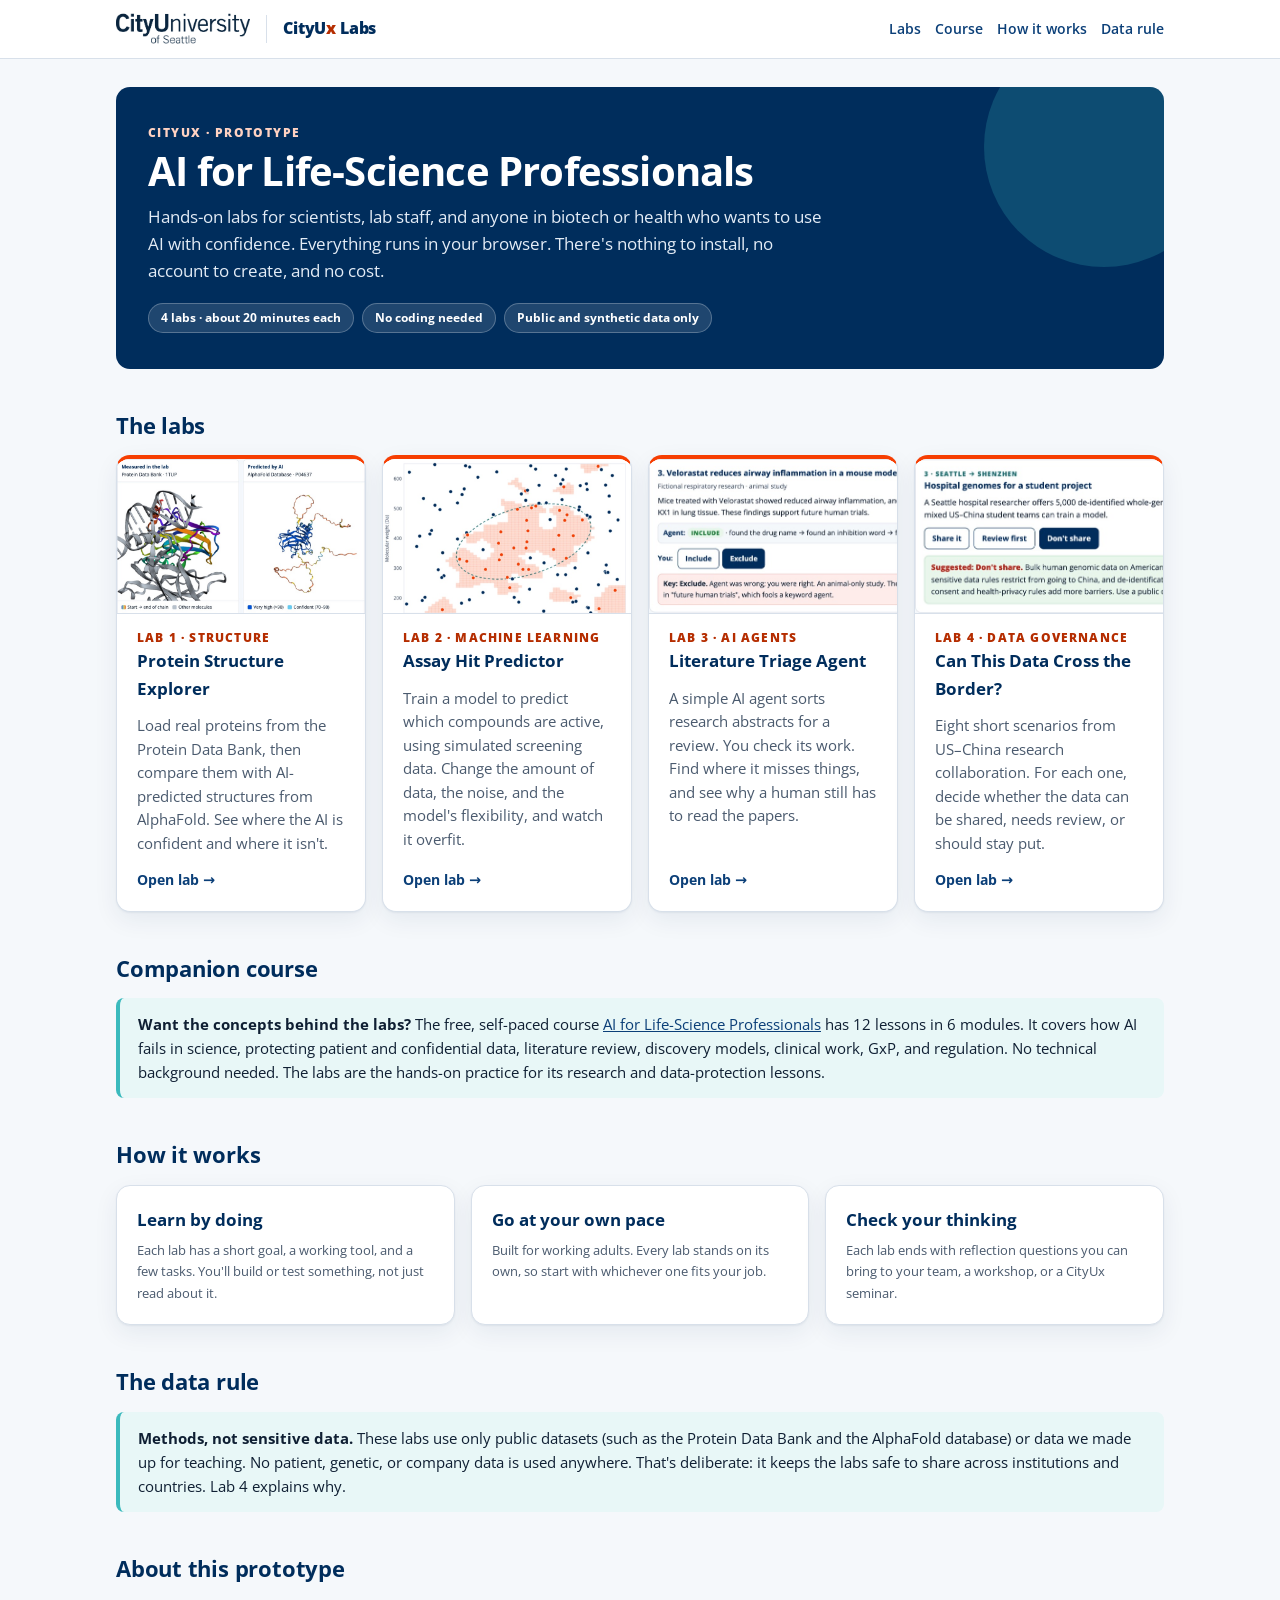
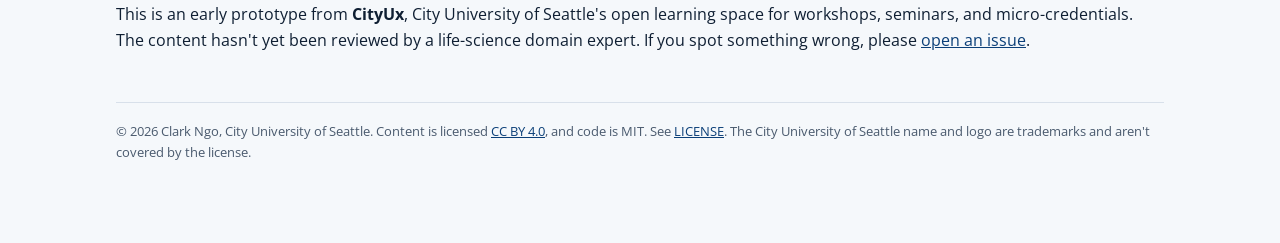
<file: index.html>
<!DOCTYPE html>
<html lang="en">
<head>
  <meta charset="UTF-8">
  <meta name="viewport" content="width=device-width, initial-scale=1.0">
  <title>AI for Life-Science Professionals · CityUx Labs</title>
  <meta name="description" content="Free, hands-on browser labs on AI for people who work in life sciences. A CityUx prototype from City University of Seattle.">
  <link rel="preconnect" href="https://fonts.googleapis.com">
  <link href="https://fonts.googleapis.com/css2?family=Open+Sans:wght@400;600;700;800&display=swap" rel="stylesheet">
  <link rel="stylesheet" href="assets/style.css">
</head>
<body>
<a class="skip" href="#main">Skip to content</a>
<header class="topbar">
  <div class="topbar-inner">
    <img src="assets/cityu-logo.png" alt="City University of Seattle">
    <span class="brand-sep" aria-hidden="true"></span>
    <span class="brand-name">CityU<span>x</span> Labs</span>
    <nav aria-label="Labs">
      <a href="#labs">Labs</a>
      <a href="#course">Course</a>
      <a href="#how">How it works</a>
      <a href="#data">Data rule</a>
    </nav>
  </div>
</header>

<main id="main" class="wrap">
  <section class="hero">
    <div class="eyebrow">CityUx · Prototype</div>
    <h1>AI for Life-Science Professionals</h1>
    <p>Hands-on labs for scientists, lab staff, and anyone in biotech or health who wants to use AI with confidence. Everything runs in your browser. There's nothing to install, no account to create, and no cost.</p>
    <div class="pill-row">
      <span class="pill">4 labs · about 20 minutes each</span>
      <span class="pill">No coding needed</span>
      <span class="pill">Public and synthetic data only</span>
    </div>
  </section>

  <h2 id="labs">The labs</h2>
  <div class="grid">
    <a class="card lab-card" href="labs/protein-explorer.html">
      <img class="lab-thumb" src="assets/lab1.jpg" alt="A lab-measured p53 protein structure next to its AlphaFold prediction, colored from dark blue for high confidence to orange for very low confidence" width="800" height="500" loading="lazy">
      <span class="num">Lab 1 · Structure</span>
      <h3>Protein Structure Explorer</h3>
      <p>Load real proteins from the Protein Data Bank, then compare them with AI-predicted structures from AlphaFold. See where the AI is confident and where it isn't.</p>
      <span class="go">Open lab →</span>
    </a>
    <a class="card lab-card" href="labs/assay-simulator.html">
      <img class="lab-thumb" src="assets/lab2.jpg" alt="Scatter plot of simulated compounds with a jagged predicted-active region from an overfit model, around a dashed true active zone" width="800" height="500" loading="lazy">
      <span class="num">Lab 2 · Machine learning</span>
      <h3>Assay Hit Predictor</h3>
      <p>Train a model to predict which compounds are active, using simulated screening data. Change the amount of data, the noise, and the model's flexibility, and watch it overfit.</p>
      <span class="go">Open lab →</span>
    </a>
    <a class="card lab-card" href="labs/literature-triage.html">
      <img class="lab-thumb" src="assets/lab3.jpg" alt="An abstract about a mouse study that the agent wrongly includes, with the answer key explaining the mistake" width="800" height="500" loading="lazy">
      <span class="num">Lab 3 · AI agents</span>
      <h3>Literature Triage Agent</h3>
      <p>A simple AI agent sorts research abstracts for a review. You check its work. Find where it misses things, and see why a human still has to read the papers.</p>
      <span class="go">Open lab →</span>
    </a>
    <a class="card lab-card" href="labs/data-border.html">
      <img class="lab-thumb" src="assets/lab4.jpg" alt="A scenario about sharing hospital genomes with a partner university, with feedback saying not to share" width="800" height="500" loading="lazy">
      <span class="num">Lab 4 · Data governance</span>
      <h3>Can This Data Cross the Border?</h3>
      <p>Eight short scenarios from US–China research collaboration. For each one, decide whether the data can be shared, needs review, or should stay put.</p>
      <span class="go">Open lab →</span>
    </a>
  </div>

  <h2 id="course">Companion course</h2>
  <div class="callout">
    <strong>Want the concepts behind the labs?</strong> The free, self-paced course <a href="https://clarkngo.github.io/courses/ai-for-life-sciences/">AI for Life-Science Professionals</a> has 12 lessons in 6 modules. It covers how AI fails in science, protecting patient and confidential data, literature review, discovery models, clinical work, GxP, and regulation. No technical background needed. The labs are the hands-on practice for its research and data-protection lessons.
  </div>

  <h2 id="how">How it works</h2>
  <div class="grid">
    <div class="card"><h3>Learn by doing</h3><p class="hint">Each lab has a short goal, a working tool, and a few tasks. You'll build or test something, not just read about it.</p></div>
    <div class="card"><h3>Go at your own pace</h3><p class="hint">Built for working adults. Every lab stands on its own, so start with whichever one fits your job.</p></div>
    <div class="card"><h3>Check your thinking</h3><p class="hint">Each lab ends with reflection questions you can bring to your team, a workshop, or a CityUx seminar.</p></div>
  </div>

  <h2 id="data">The data rule</h2>
  <div class="callout">
    <strong>Methods, not sensitive data.</strong> These labs use only public datasets (such as the Protein Data Bank and the AlphaFold database) or data we made up for teaching. No patient, genetic, or company data is used anywhere. That's deliberate: it keeps the labs safe to share across institutions and countries. Lab 4 explains why.
  </div>

  <h2>About this prototype</h2>
  <p>This is an early prototype from <strong>CityUx</strong>, City University of Seattle's open learning space for workshops, seminars, and micro-credentials. The content hasn't yet been reviewed by a life-science domain expert. If you spot something wrong, please <a href="https://github.com/clarkngo/cityux-ai-life-sciences/issues">open an issue</a>.</p>

  <div class="foot">
    © 2026 Clark Ngo, City University of Seattle. Content is licensed <a href="https://creativecommons.org/licenses/by/4.0/">CC BY 4.0</a>, and code is MIT. See <a href="https://github.com/clarkngo/cityux-ai-life-sciences/blob/main/LICENSE.md">LICENSE</a>. The City University of Seattle name and logo are trademarks and aren't covered by the license.
  </div>
</main>
</body>
</html>
</file>
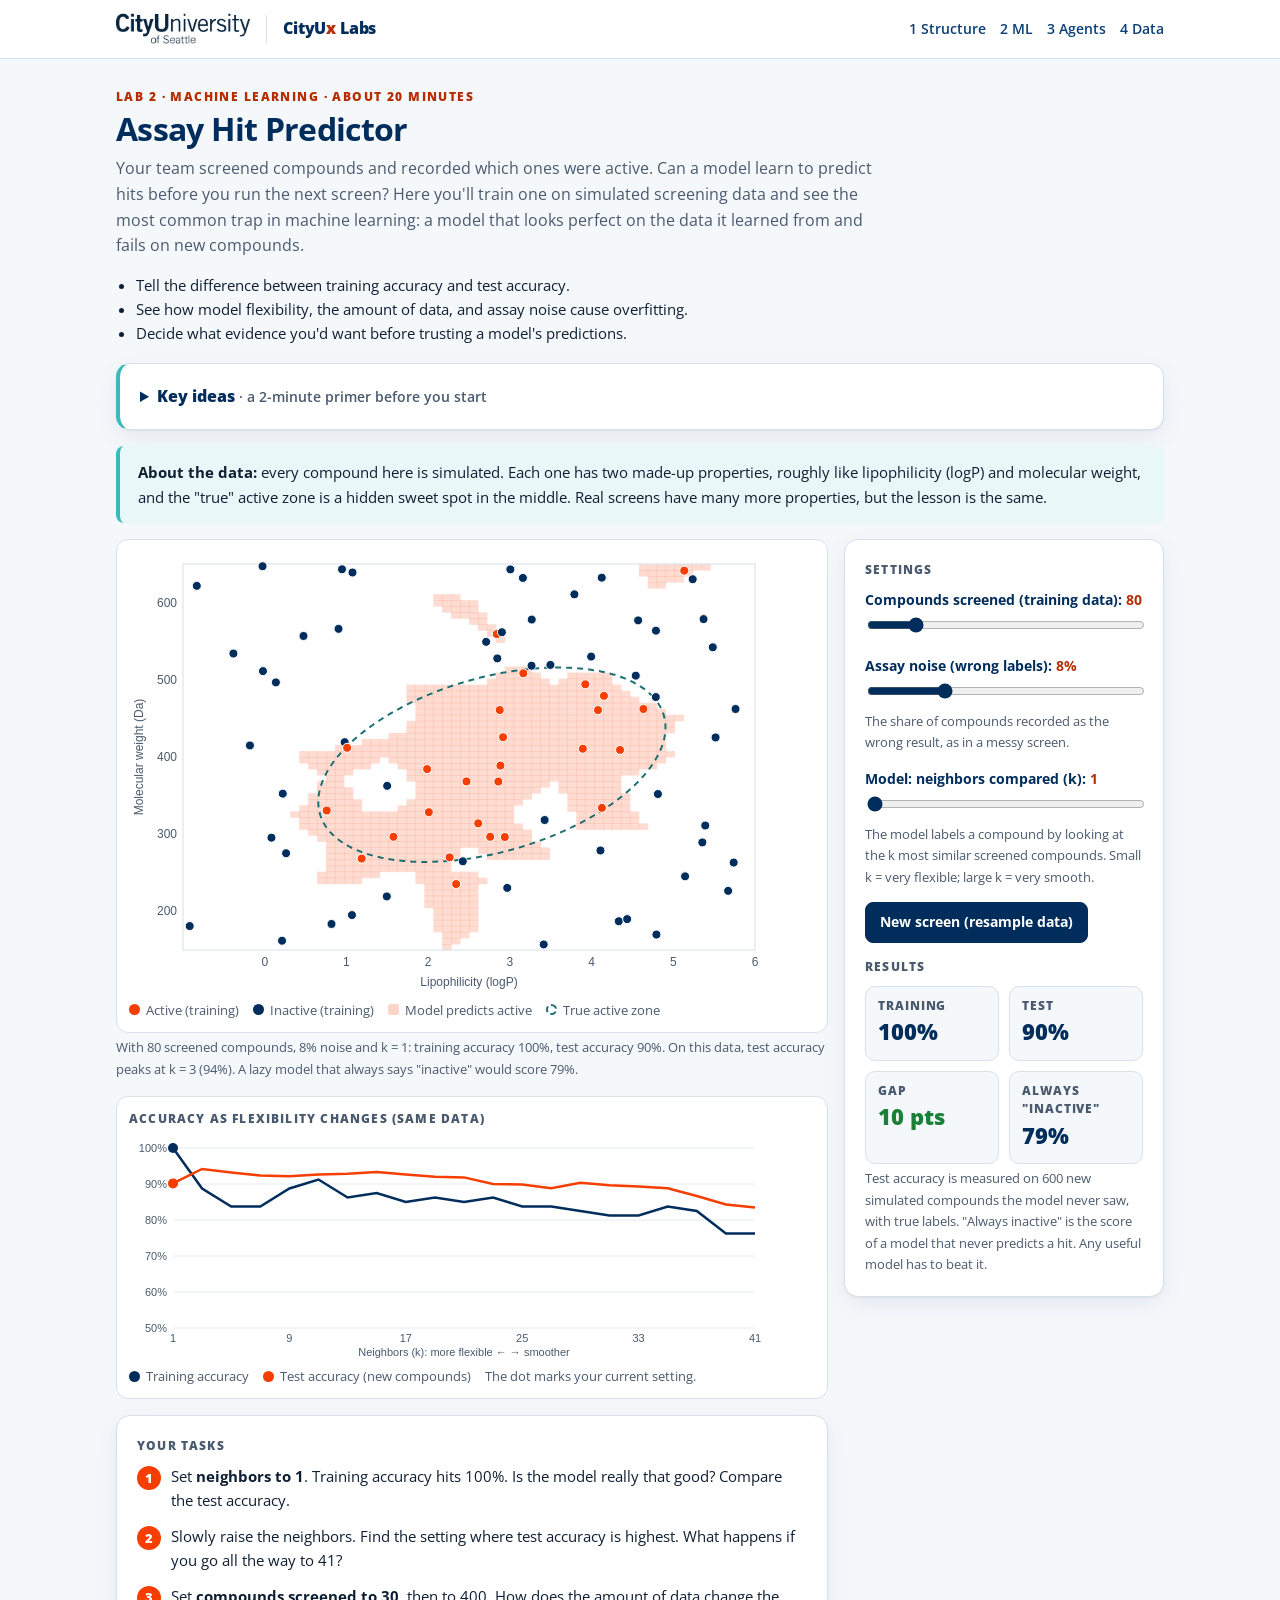
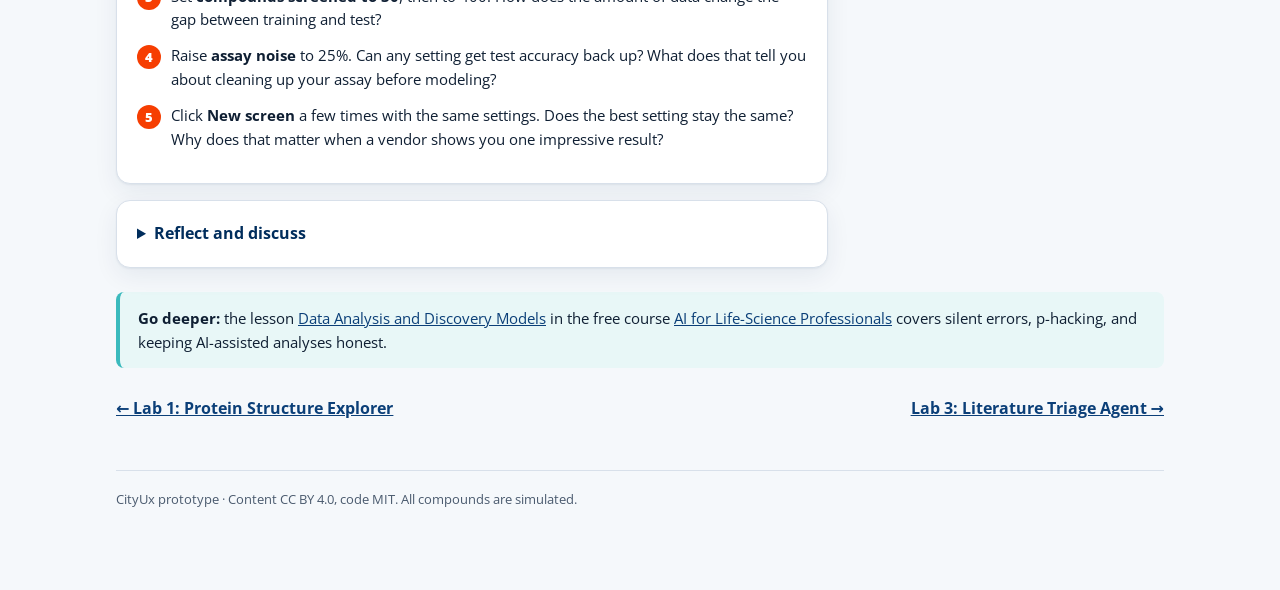
<file: labs/assay-simulator.html>
<!DOCTYPE html>
<html lang="en">
<head>
  <meta charset="UTF-8">
  <meta name="viewport" content="width=device-width, initial-scale=1.0">
  <title>Lab 2: Assay Hit Predictor · CityUx Labs</title>
  <link rel="preconnect" href="https://fonts.googleapis.com">
  <link href="https://fonts.googleapis.com/css2?family=Open+Sans:wght@400;600;700;800&display=swap" rel="stylesheet">
  <link rel="stylesheet" href="../assets/style.css">
  <style>
    .plot-wrap { background: #fff; border: 1px solid var(--line); border-radius: 12px; padding: 12px; }
    .legend { display: flex; flex-wrap: wrap; gap: 6px 14px; font-size: .8rem; margin-top: 8px; color: var(--muted); }
    .legend span { display: inline-flex; align-items: center; gap: 6px; }
    .dot { width: 11px; height: 11px; border-radius: 50%; display: inline-block; }
    .gap-ok { color: var(--ok) !important; } .gap-bad { color: var(--bad) !important; }
  </style>
</head>
<body>
<a class="skip" href="#main">Skip to content</a>
<header class="topbar">
  <div class="topbar-inner">
    <a href="../index.html"><img src="../assets/cityu-logo.png" alt="City University of Seattle: CityUx Labs home"></a>
    <span class="brand-sep" aria-hidden="true"></span>
    <span class="brand-name">CityU<span>x</span> Labs</span>
    <nav aria-label="Labs">
      <a href="protein-explorer.html">1 Structure</a>
      <a href="assay-simulator.html" aria-current="page">2 ML</a>
      <a href="literature-triage.html">3 Agents</a>
      <a href="data-border.html">4 Data</a>
    </nav>
  </div>
</header>

<main id="main" class="wrap">
  <div class="lab-head">
    <div class="eyebrow">Lab 2 · Machine learning · about 20 minutes</div>
    <h1>Assay Hit Predictor</h1>
    <p>Your team screened compounds and recorded which ones were active. Can a model learn to predict hits before you run the next screen? Here you'll train one on simulated screening data and see the most common trap in machine learning: a model that looks perfect on the data it learned from and fails on new compounds.</p>
    <ul class="goals">
      <li>Tell the difference between training accuracy and test accuracy.</li>
      <li>See how model flexibility, the amount of data, and assay noise cause overfitting.</li>
      <li>Decide what evidence you'd want before trusting a model's predictions.</li>
    </ul>
  </div>

  <details class="card key-ideas">
    <summary>Key ideas <span>· a 2-minute primer before you start</span></summary>
    <dl>
      <div><dt>Features</dt><dd>The numbers a model uses to describe each compound, such as lipophilicity (logP: how oily versus watery it is) and molecular weight. Real models often use hundreds of features.</dd></div>
      <div><dt>Labels and assay noise</dt><dd>The label is the assay result: active or inactive. In a messy screen some labels are simply wrong, and a model can't tell which ones.</dd></div>
      <div><dt>Training versus test data</dt><dd>The model learns from training data. Test data is held back and shows how the model does on compounds it has never seen. Only test performance tells you what to expect on your next screen.</dd></div>
      <div><dt>k-nearest neighbors</dt><dd>A simple model: to label a new compound, find the k most similar compounds already screened and take a majority vote. Small k follows every data point; large k smooths things out.</dd></div>
      <div><dt>Overfitting</dt><dd>When a model memorizes its training data, including the noise, instead of learning the real pattern. Training accuracy looks great and test accuracy drops. More data, a simpler model, and cleaner labels all help.</dd></div>
      <div><dt>Baseline</dt><dd>The score of a model that does something trivial. Most compounds in a screen are inactive, so always guessing "inactive" already scores well. A useful model has to beat that, and for finding hits, precision and recall often matter more than accuracy.</dd></div>
    </dl>
    <p class="hint">Go deeper in the free course lesson <a href="https://clarkngo.github.io/courses/ai-for-life-sciences/lessons/m3-l2-data-analysis-and-discovery-models/">Data Analysis and Discovery Models</a>.</p>
  </details>

  <div class="callout" style="margin-bottom:16px"><strong>About the data:</strong> every compound here is simulated. Each one has two made-up properties, roughly like lipophilicity (logP) and molecular weight, and the "true" active zone is a hidden sweet spot in the middle. Real screens have many more properties, but the lesson is the same.</div>

  <div class="lab-grid">
    <section>
      <div class="plot-wrap">
        <canvas id="plot" width="640" height="440" role="img" aria-label="Scatter plot of training compounds and the model's predicted active region"></canvas>
        <div class="legend">
          <span><i class="dot" style="background:#F63E02"></i>Active (training)</span>
          <span><i class="dot" style="background:#002D5C"></i>Inactive (training)</span>
          <span><i class="dot" style="background:rgba(246,62,2,.22);border-radius:2px"></i>Model predicts active</span>
          <span><i class="dot" style="border:2px dashed #1d6f72;background:none"></i>True active zone</span>
        </div>
      </div>
      <p class="hint" id="plotSummary" aria-live="polite"></p>

      <div class="plot-wrap" style="margin-top:16px">
        <p class="panel-title">Accuracy as flexibility changes (same data)</p>
        <canvas id="curve" width="640" height="220" role="img" aria-label="Line chart of training and test accuracy across neighbor counts"></canvas>
        <div class="legend">
          <span><i class="dot" style="background:#002D5C"></i>Training accuracy</span>
          <span><i class="dot" style="background:#F63E02"></i>Test accuracy (new compounds)</span>
          <span>The dot marks your current setting.</span>
        </div>
      </div>

      <div class="card" style="margin-top:16px">
        <p class="panel-title">Your tasks</p>
        <div class="tasks">
          <div class="task">Set <strong>neighbors to 1</strong>. Training accuracy hits 100%. Is the model really that good? Compare the test accuracy.</div>
          <div class="task">Slowly raise the neighbors. Find the setting where test accuracy is highest. What happens if you go all the way to 41?</div>
          <div class="task">Set <strong>compounds screened to 30</strong>, then to 400. How does the amount of data change the gap between training and test?</div>
          <div class="task">Raise <strong>assay noise</strong> to 25%. Can any setting get test accuracy back up? What does that tell you about cleaning up your assay before modeling?</div>
          <div class="task">Click <strong>New screen</strong> a few times with the same settings. Does the best setting stay the same? Why does that matter when a vendor shows you one impressive result?</div>
        </div>
      </div>

      <details class="card reflect" style="margin-top:16px">
        <summary>Reflect and discuss</summary>
        <ul>
          <li>A vendor reports "98% accuracy." What is the first question you'd ask?</li>
          <li>Your test compounds come from the same chemical series as your training compounds. Why might real-world accuracy still be lower?</li>
          <li>When is a model with 75% accuracy still useful for deciding what to screen next?</li>
        </ul>
      </details>
    </section>

    <aside class="card" aria-label="Controls and results">
      <p class="panel-title">Settings</p>
      <div class="ctrl">
        <label for="n">Compounds screened (training data): <output id="nOut"></output></label>
        <input type="range" id="n" min="20" max="400" step="10" value="80">
      </div>
      <div class="ctrl">
        <label for="noise">Assay noise (wrong labels): <output id="noiseOut"></output></label>
        <input type="range" id="noise" min="0" max="30" step="1" value="8">
        <p class="hint">The share of compounds recorded as the wrong result, as in a messy screen.</p>
      </div>
      <div class="ctrl">
        <label for="k">Model: neighbors compared (k): <output id="kOut"></output></label>
        <input type="range" id="k" min="1" max="41" step="2" value="1">
        <p class="hint">The model labels a compound by looking at the k most similar screened compounds. Small k = very flexible; large k = very smooth.</p>
      </div>
      <div class="ctrl"><button class="btn primary" id="reseed" type="button">New screen (resample data)</button></div>
      <p class="panel-title">Results</p>
      <div class="stat-row" aria-live="polite">
        <div class="stat"><div class="k">Training</div><div class="v" id="trainAcc">–</div></div>
        <div class="stat"><div class="k">Test</div><div class="v" id="testAcc">–</div></div>
        <div class="stat"><div class="k">Gap</div><div class="v" id="gap">–</div></div>
        <div class="stat"><div class="k">Always "inactive"</div><div class="v" id="base">–</div></div>
      </div>
      <p class="hint">Test accuracy is measured on 600 new simulated compounds the model never saw, with true labels. "Always inactive" is the score of a model that never predicts a hit. Any useful model has to beat it.</p>
    </aside>
  </div>

  <div class="callout" style="margin-top:24px"><strong>Go deeper:</strong> the lesson <a href="https://clarkngo.github.io/courses/ai-for-life-sciences/lessons/m3-l2-data-analysis-and-discovery-models/">Data Analysis and Discovery Models</a> in the free course <a href="https://clarkngo.github.io/courses/ai-for-life-sciences/">AI for Life-Science Professionals</a> covers silent errors, p-hacking, and keeping AI-assisted analyses honest.</div>

  <nav class="lab-nav" aria-label="Lab sequence">
    <a href="protein-explorer.html">← Lab 1: Protein Structure Explorer</a>
    <a href="literature-triage.html">Lab 3: Literature Triage Agent →</a>
  </nav>
  <div class="foot">CityUx prototype · Content CC BY 4.0, code MIT. All compounds are simulated.</div>
</main>

<script>
// ---- Seeded random numbers so a "screen" is repeatable ----
function rng(seed) { return function () { seed |= 0; seed = seed + 0x6D2B79F5 | 0; let t = Math.imul(seed ^ seed >>> 15, 1 | seed); t = t + Math.imul(t ^ t >>> 7, 61 | t) ^ t; return ((t ^ t >>> 14) >>> 0) / 4294967296; }; }

// Property ranges: logP -1..6, MW 150..650 (scaled to 0..1 internally)
const LOGP = [-1, 6], MW = [150, 650];
// Hidden "sweet spot": a tilted ellipse around logP 2.8, MW 390
function trulyActive(x, y) {
  const dx = x - 0.54, dy = y - 0.48;
  const u = dx * 0.85 + dy * 0.53, v = -dx * 0.53 + dy * 0.85;
  return (u * u) / 0.11 + (v * v) / 0.045 < 1;
}

let seed = 7;
const ui = id => document.getElementById(id);
const nEl = ui('n'), noiseEl = ui('noise'), kEl = ui('k');

function sample(count, noise, r) {
  const pts = [];
  for (let i = 0; i < count; i++) {
    const x = r(), y = r();
    let a = trulyActive(x, y);
    if (noise && r() < noise) a = !a;
    pts.push({ x, y, a });
  }
  return pts;
}

function predict(train, x, y, k) {
  // k nearest neighbors, majority vote
  const d = train.map(p => [(p.x - x) ** 2 + (p.y - y) ** 2, p.a]);
  d.sort((a, b) => a[0] - b[0]);
  let act = 0; const kk = Math.min(k, d.length);
  for (let i = 0; i < kk; i++) if (d[i][1]) act++;
  return act * 2 > kk;
}

function accuracy(train, set, k) {
  let ok = 0; for (const p of set) if (predict(train, p.x, p.y, k) === p.a) ok++;
  return ok / set.length;
}

const plot = ui('plot'), ctx = plot.getContext('2d');
const curve = ui('curve'), cctx = curve.getContext('2d');
const PAD = { l: 54, r: 14, t: 12, b: 42 };

function drawPlot(train, k) {
  const W = plot.width, H = plot.height, pw = W - PAD.l - PAD.r, ph = H - PAD.t - PAD.b;
  ctx.clearRect(0, 0, W, H);
  // predicted region
  const G = 64;
  for (let i = 0; i < G; i++) for (let j = 0; j < G; j++) {
    const x = (i + .5) / G, y = (j + .5) / G;
    if (predict(train, x, y, k)) { ctx.fillStyle = 'rgba(246,62,2,0.18)'; ctx.fillRect(PAD.l + i * pw / G, PAD.t + (1 - (j + 1) / G) * ph, pw / G + .5, ph / G + .5); }
  }
  // true zone outline
  ctx.strokeStyle = '#1d6f72'; ctx.setLineDash([6, 5]); ctx.lineWidth = 2; ctx.beginPath();
  for (let t = 0; t <= 200; t++) {
    const th = t / 200 * 2 * Math.PI, u = Math.sqrt(0.11) * Math.cos(th), v = Math.sqrt(0.045) * Math.sin(th);
    const dx = u * 0.85 - v * 0.53, dy = u * 0.53 + v * 0.85;
    const px = PAD.l + (0.54 + dx) * pw, py = PAD.t + (1 - (0.48 + dy)) * ph;
    t ? ctx.lineTo(px, py) : ctx.moveTo(px, py);
  }
  ctx.stroke(); ctx.setLineDash([]);
  // axes
  ctx.strokeStyle = '#d8e0ea'; ctx.lineWidth = 1; ctx.strokeRect(PAD.l, PAD.t, pw, ph);
  ctx.fillStyle = '#4a5a6e'; ctx.font = '12px Open Sans, sans-serif'; ctx.textAlign = 'center';
  for (let v = 0; v <= 6; v++) { const x = PAD.l + (v - LOGP[0]) / (LOGP[1] - LOGP[0]) * pw; ctx.fillText(v, x, H - PAD.b + 16); }
  ctx.fillText('Lipophilicity (logP)', PAD.l + pw / 2, H - 6);
  ctx.textAlign = 'right';
  for (let v = 200; v <= 600; v += 100) { const y = PAD.t + (1 - (v - MW[0]) / (MW[1] - MW[0])) * ph; ctx.fillText(v, PAD.l - 6, y + 4); }
  ctx.save(); ctx.translate(14, PAD.t + ph / 2); ctx.rotate(-Math.PI / 2); ctx.textAlign = 'center'; ctx.fillText('Molecular weight (Da)', 0, 0); ctx.restore();
  // training points
  for (const p of train) {
    ctx.beginPath(); ctx.arc(PAD.l + p.x * pw, PAD.t + (1 - p.y) * ph, 4.5, 0, 2 * Math.PI);
    ctx.fillStyle = p.a ? '#F63E02' : '#002D5C'; ctx.fill(); ctx.strokeStyle = '#fff'; ctx.lineWidth = 1; ctx.stroke();
  }
}

function drawCurve(rows, k) {
  const W = curve.width, H = curve.height, P = { l: 44, r: 14, t: 10, b: 30 }, pw = W - P.l - P.r, ph = H - P.t - P.b;
  cctx.clearRect(0, 0, W, H);
  const xOf = kk => P.l + (kk - 1) / 40 * pw, yOf = a => P.t + (1 - (a - 0.5) / 0.5) * ph;
  cctx.strokeStyle = '#e6ecf2'; cctx.fillStyle = '#4a5a6e'; cctx.font = '11px Open Sans, sans-serif'; cctx.textAlign = 'right';
  for (let a = 0.5; a <= 1.0001; a += 0.1) { const y = yOf(a); cctx.beginPath(); cctx.moveTo(P.l, y); cctx.lineTo(W - P.r, y); cctx.stroke(); cctx.fillText(Math.round(a * 100) + '%', P.l - 6, y + 4); }
  cctx.textAlign = 'center';
  for (let kk = 1; kk <= 41; kk += 8) cctx.fillText(kk, xOf(kk), H - P.b + 14);
  cctx.fillText('Neighbors (k): more flexible ← → smoother', P.l + pw / 2, H - 2);
  for (const [key, color] of [['train', '#002D5C'], ['test', '#F63E02']]) {
    cctx.strokeStyle = color; cctx.lineWidth = 2.5; cctx.beginPath();
    rows.forEach((r, i) => { const x = xOf(r.k), y = yOf(Math.max(0.5, r[key])); i ? cctx.lineTo(x, y) : cctx.moveTo(x, y); });
    cctx.stroke();
    const cur = rows.find(r => r.k === k);
    cctx.beginPath(); cctx.arc(xOf(k), yOf(Math.max(0.5, cur[key])), 5, 0, 2 * Math.PI); cctx.fillStyle = color; cctx.fill();
  }
}

const pct = v => (v * 100).toFixed(0) + '%';
function update() {
  const n = +nEl.value, noise = +noiseEl.value / 100, k = +kEl.value;
  ui('nOut').textContent = n; ui('noiseOut').textContent = noiseEl.value + '%'; ui('kOut').textContent = k;
  const train = sample(n, noise, rng(seed));
  const test = sample(600, 0, rng(9999));
  const tr = accuracy(train, train, k), te = accuracy(train, test, k), gap = tr - te;
  ui('trainAcc').textContent = pct(tr); ui('testAcc').textContent = pct(te);
  const g = ui('gap'); g.textContent = (gap * 100).toFixed(0) + ' pts'; g.className = 'v ' + (gap > 0.1 ? 'gap-bad' : 'gap-ok');
  drawPlot(train, k);
  const rows = []; for (let kk = 1; kk <= 41; kk += 2) rows.push({ k: kk, train: accuracy(train, train, kk), test: accuracy(train, test, kk) });
  drawCurve(rows, k);
  const best = rows.reduce((a, b) => b.test > a.test ? b : a);
  const base = test.filter(p => !p.a).length / test.length;
  ui('base').textContent = pct(base);
  ui('plotSummary').textContent = `With ${n} screened compounds, ${noiseEl.value}% noise and k = ${k}: training accuracy ${pct(tr)}, test accuracy ${pct(te)}. On this data, test accuracy peaks at k = ${best.k} (${pct(best.test)}). A lazy model that always says "inactive" would score ${pct(base)}.`;
  plot.setAttribute('aria-label', ui('plotSummary').textContent);
}
[nEl, noiseEl, kEl].forEach(el => el.addEventListener('input', update));
ui('reseed').addEventListener('click', () => { seed = Math.floor(Math.random() * 1e9); update(); });
update();
</script>
</body>
</html>
</file>
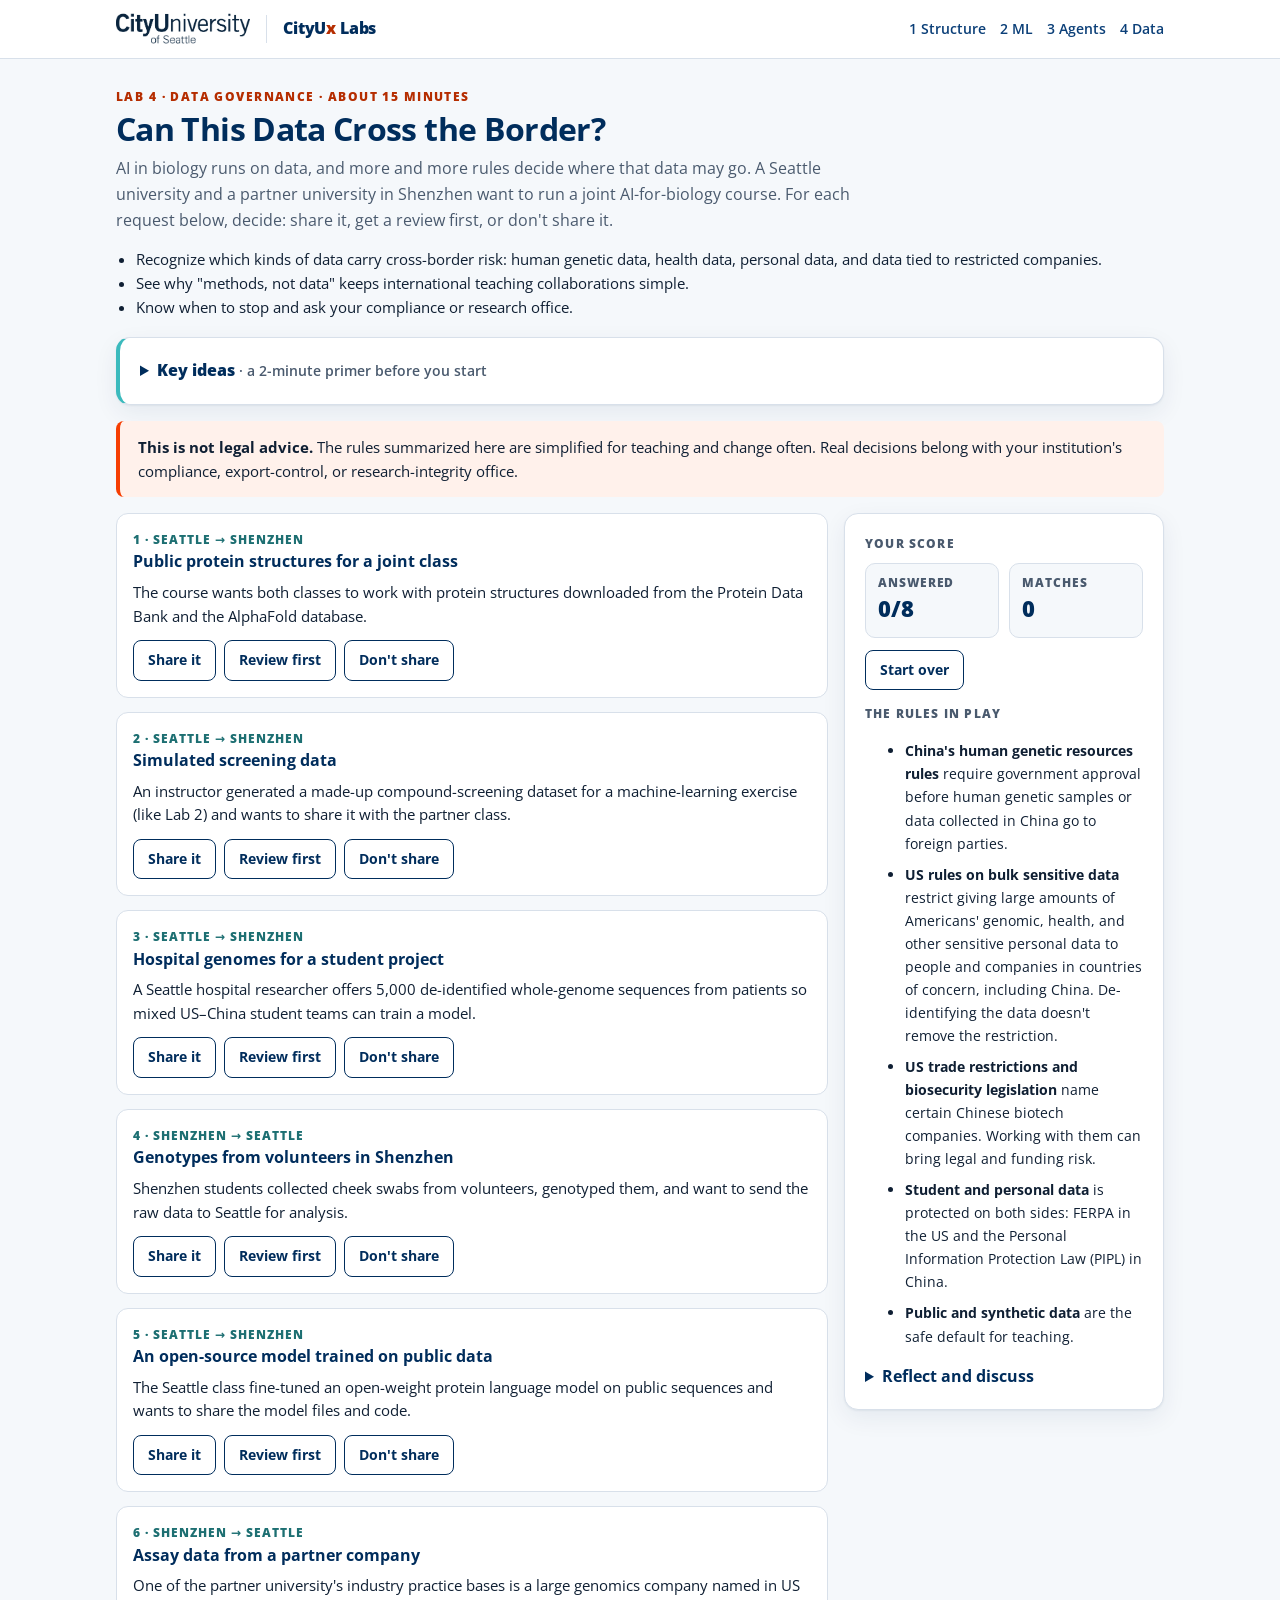
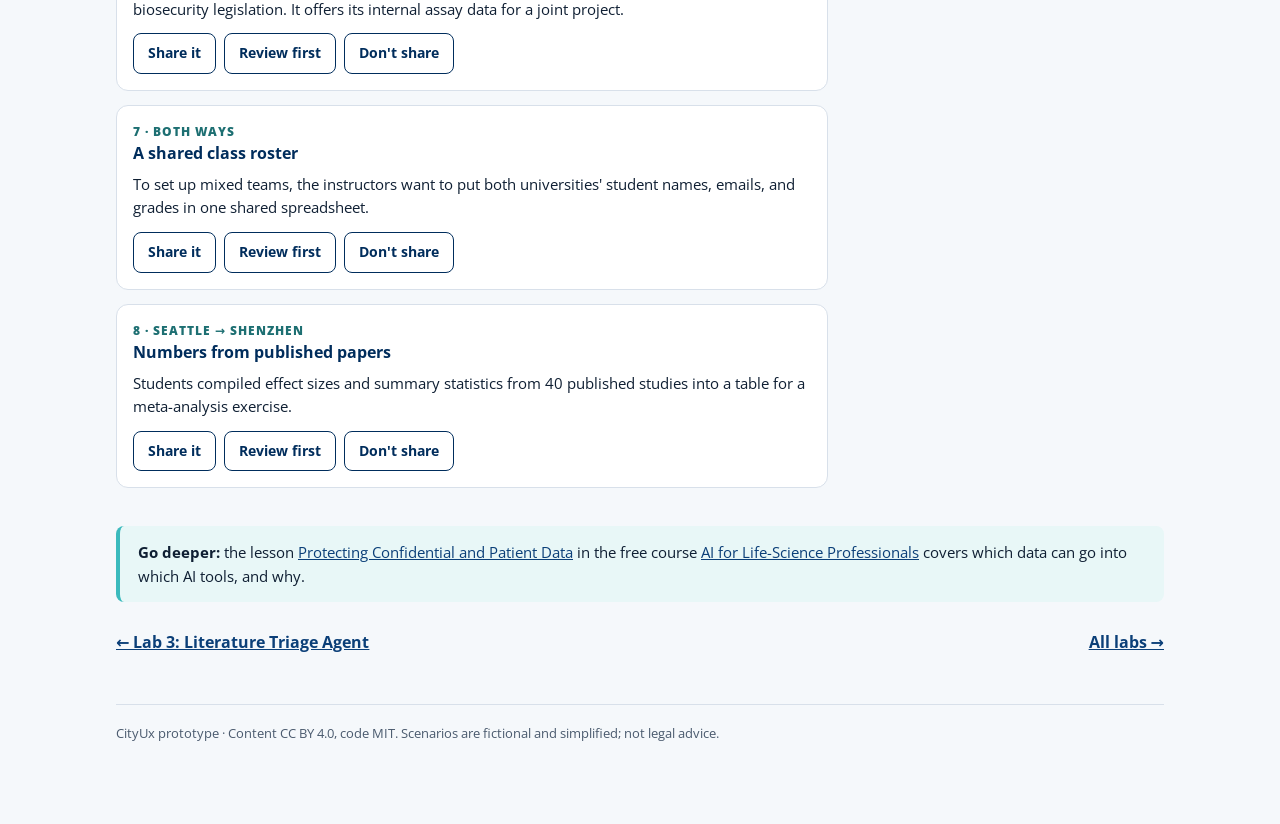
<file: labs/data-border.html>
<!DOCTYPE html>
<html lang="en">
<head>
  <meta charset="UTF-8">
  <meta name="viewport" content="width=device-width, initial-scale=1.0">
  <title>Lab 4: Can This Data Cross the Border? · CityUx Labs</title>
  <link rel="preconnect" href="https://fonts.googleapis.com">
  <link href="https://fonts.googleapis.com/css2?family=Open+Sans:wght@400;600;700;800&display=swap" rel="stylesheet">
  <link rel="stylesheet" href="../assets/style.css">
  <style>
    .scenario { background: #fff; border: 1px solid var(--line); border-radius: 12px; padding: 16px; margin-bottom: 14px; }
    .scenario h3 { font-size: 1rem; }
    .scenario .dir { font-size: .76rem; font-weight: 800; letter-spacing: .08em; text-transform: uppercase; color: var(--teal-ink); }
    .scenario p { margin: 6px 0 12px; font-size: .92rem; }
    .choices { display: flex; flex-wrap: wrap; gap: 8px; }
    .fb { margin-top: 12px; padding: 10px 12px; border-radius: 8px; font-size: .88rem; }
    .fb.right { background: var(--ok-wash); border: 1px solid #b7dfc1; }
    .fb.wrong { background: var(--bad-wash); border: 1px solid #f3c1bb; }
    .ans { font-weight: 800; }
    .a-share { color: var(--ok); } .a-review { color: var(--warn); } .a-no { color: var(--bad); }
    .rules li { margin-bottom: 8px; font-size: .9rem; }
  </style>
</head>
<body>
<a class="skip" href="#main">Skip to content</a>
<header class="topbar">
  <div class="topbar-inner">
    <a href="../index.html"><img src="../assets/cityu-logo.png" alt="City University of Seattle: CityUx Labs home"></a>
    <span class="brand-sep" aria-hidden="true"></span>
    <span class="brand-name">CityU<span>x</span> Labs</span>
    <nav aria-label="Labs">
      <a href="protein-explorer.html">1 Structure</a>
      <a href="assay-simulator.html">2 ML</a>
      <a href="literature-triage.html">3 Agents</a>
      <a href="data-border.html" aria-current="page">4 Data</a>
    </nav>
  </div>
</header>

<main id="main" class="wrap">
  <div class="lab-head">
    <div class="eyebrow">Lab 4 · Data governance · about 15 minutes</div>
    <h1>Can This Data Cross the Border?</h1>
    <p>AI in biology runs on data, and more and more rules decide where that data may go. A Seattle university and a partner university in Shenzhen want to run a joint AI-for-biology course. For each request below, decide: share it, get a review first, or don't share it.</p>
    <ul class="goals">
      <li>Recognize which kinds of data carry cross-border risk: human genetic data, health data, personal data, and data tied to restricted companies.</li>
      <li>See why "methods, not data" keeps international teaching collaborations simple.</li>
      <li>Know when to stop and ask your compliance or research office.</li>
    </ul>
  </div>

  <details class="card key-ideas">
    <summary>Key ideas <span>· a 2-minute primer before you start</span></summary>
    <dl>
      <div><dt>Why data rules exist</dt><dd>To protect individuals' privacy, to protect a country's interests in sensitive data such as its people's genomes, and to protect companies' intellectual property.</dd></div>
      <div><dt>Sensitive data types</dt><dd>Human genetic and genomic data, health data, personal identifiers such as names, emails, and grades, and companies' confidential data. Public and synthetic data are generally safe to share.</dd></div>
      <div><dt>Where the rules come from</dt><dd>National laws on each side, such as China's human genetic resources rules, its Personal Information Protection Law, and its Data Security Law, and in the US, HIPAA, FERPA, and the bulk sensitive data rule. Consent forms and contracts add their own limits.</dd></div>
      <div><dt>Minimum necessary</dt><dd>Share only the data a task actually needs. Often that's a summary instead of raw records, or a course email instead of a full student profile.</dd></div>
      <div><dt>Share methods, not data</dt><dd>Instead of moving sensitive data, send the code to where the data lives and share only the results. Federated learning applies the same idea to training AI models across sites without pooling the raw data.</dd></div>
      <div><dt>When to ask</dt><dd>Bring in your compliance, research-ethics, or export-control office early whenever data comes from people, crosses a border, or involves a company.</dd></div>
    </dl>
    <p class="hint">Go deeper in the free course lesson <a href="https://clarkngo.github.io/courses/ai-for-life-sciences/lessons/m2-l2-protecting-confidential-and-patient-data/">Protecting Confidential and Patient Data</a>.</p>
  </details>

  <div class="callout warn" style="margin-bottom:16px"><strong>This is not legal advice.</strong> The rules summarized here are simplified for teaching and change often. Real decisions belong with your institution's compliance, export-control, or research-integrity office.</div>

  <div class="lab-grid">
    <section id="list" aria-label="Scenarios"></section>

    <aside class="card" aria-label="Score and key rules">
      <p class="panel-title">Your score</p>
      <div class="stat-row" aria-live="polite">
        <div class="stat"><div class="k">Answered</div><div class="v" id="answered">0/8</div></div>
        <div class="stat"><div class="k">Matches</div><div class="v" id="score">0</div></div>
      </div>
      <div class="ctrl" style="margin-top:12px"><button class="btn" id="reset" type="button">Start over</button></div>
      <p class="panel-title" style="margin-top:6px">The rules in play</p>
      <ul class="rules">
        <li><strong>China's human genetic resources rules</strong> require government approval before human genetic samples or data collected in China go to foreign parties.</li>
        <li><strong>US rules on bulk sensitive data</strong> restrict giving large amounts of Americans' genomic, health, and other sensitive personal data to people and companies in countries of concern, including China. De-identifying the data doesn't remove the restriction.</li>
        <li><strong>US trade restrictions and biosecurity legislation</strong> name certain Chinese biotech companies. Working with them can bring legal and funding risk.</li>
        <li><strong>Student and personal data</strong> is protected on both sides: FERPA in the US and the Personal Information Protection Law (PIPL) in China.</li>
        <li><strong>Public and synthetic data</strong> are the safe default for teaching.</li>
      </ul>
      <details class="reflect" style="margin-top:10px">
        <summary>Reflect and discuss</summary>
        <ul>
          <li>Which scenario surprised you most? Why?</li>
          <li>Who in your organization would you ask about a cross-border data question? Do you know their name?</li>
          <li>How could you design a joint project so that no sensitive data ever needs to move?</li>
        </ul>
      </details>
    </aside>
  </div>

  <div class="callout" style="margin-top:24px"><strong>Go deeper:</strong> the lesson <a href="https://clarkngo.github.io/courses/ai-for-life-sciences/lessons/m2-l2-protecting-confidential-and-patient-data/">Protecting Confidential and Patient Data</a> in the free course <a href="https://clarkngo.github.io/courses/ai-for-life-sciences/">AI for Life-Science Professionals</a> covers which data can go into which AI tools, and why.</div>

  <nav class="lab-nav" aria-label="Lab sequence">
    <a href="literature-triage.html">← Lab 3: Literature Triage Agent</a>
    <a href="../index.html">All labs →</a>
  </nav>
  <div class="foot">CityUx prototype · Content CC BY 4.0, code MIT. Scenarios are fictional and simplified; not legal advice.</div>
</main>

<script>
const LABELS = { share: 'Share it', review: 'Review first', no: "Don't share" };
const SCENARIOS = [
  { dir: 'Seattle → Shenzhen', t: 'Public protein structures for a joint class',
    d: 'The course wants both classes to work with protein structures downloaded from the Protein Data Bank and the AlphaFold database.',
    ans: 'share', why: 'These are public databases anyone in the world can download, published under open licenses. This is exactly the kind of data joint teaching should use.' },
  { dir: 'Seattle → Shenzhen', t: 'Simulated screening data',
    d: 'An instructor generated a made-up compound-screening dataset for a machine-learning exercise (like Lab 2) and wants to share it with the partner class.',
    ans: 'share', why: 'Synthetic data describes no real person or company. It\'s the safest way to teach with realistic-looking data.' },
  { dir: 'Seattle → Shenzhen', t: 'Hospital genomes for a student project',
    d: 'A Seattle hospital researcher offers 5,000 de-identified whole-genome sequences from patients so mixed US–China student teams can train a model.',
    ans: 'no', why: 'Bulk human genomic data on Americans is the kind of data the US bulk sensitive data rules restrict from going to China, and de-identification doesn\'t change that. Patient consent and health-privacy rules add more barriers. Use a public or synthetic dataset instead.' },
  { dir: 'Shenzhen → Seattle', t: 'Genotypes from volunteers in Shenzhen',
    d: 'Shenzhen students collected cheek swabs from volunteers, genotyped them, and want to send the raw data to Seattle for analysis.',
    ans: 'review', why: 'China\'s human genetic resources rules require approval before human genetic data collected in China goes to a foreign party. This can\'t happen without that approval, plus consent and ethics review. In practice, the simpler path is to analyze the data in Shenzhen and share only methods or published summaries.' },
  { dir: 'Seattle → Shenzhen', t: 'An open-source model trained on public data',
    d: 'The Seattle class fine-tuned an open-weight protein language model on public sequences and wants to share the model files and code.',
    ans: 'share', why: 'Openly published models and code trained on public data are generally fine to share for teaching. A quick check is still wise for anything near the cutting edge, since export-control rules on advanced AI are changing.' },
  { dir: 'Shenzhen → Seattle', t: 'Assay data from a partner company',
    d: 'One of the partner university\'s industry practice bases is a large genomics company named in US biosecurity legislation. It offers its internal assay data for a joint project.',
    ans: 'no', why: 'Working with a company named on US restriction lists or in biosecurity legislation can create legal and federal-funding risk for the US university, whatever the data. Keep joint work with partners like this out of the course and use public data instead. Other partners carry less risk but still need a contract and a review.' },
  { dir: 'Both ways', t: 'A shared class roster',
    d: 'To set up mixed teams, the instructors want to put both universities\' student names, emails, and grades in one shared spreadsheet.',
    ans: 'review', why: 'Student records are protected by FERPA in the US, and personal information leaving China falls under PIPL. Share the minimum (names and a course email, not grades), get consent, and check with both registrars.' },
  { dir: 'Seattle → Shenzhen', t: 'Numbers from published papers',
    d: 'Students compiled effect sizes and summary statistics from 40 published studies into a table for a meta-analysis exercise.',
    ans: 'share', why: 'Summaries of published work are already public. Cite the sources, and you\'re fine.' }
];

const picks = {};
const list = document.getElementById('list');
function render() {
  list.innerHTML = '';
  let answered = 0, score = 0;
  SCENARIOS.forEach((s, i) => {
    const p = picks[i];
    if (p) { answered++; if (p === s.ans) score++; }
    const el = document.createElement('article');
    el.className = 'scenario';
    el.innerHTML = `
      <div class="dir">${i + 1} · ${s.dir}</div>
      <h3>${s.t}</h3>
      <p>${s.d}</p>
      <div class="choices" role="group" aria-label="Your decision for scenario ${i + 1}">
        ${Object.entries(LABELS).map(([k, v]) => `<button class="btn" type="button" data-i="${i}" data-v="${k}" aria-pressed="${p === k}">${v}</button>`).join('')}
      </div>
      ${p ? `<div class="fb ${p === s.ans ? 'right' : 'wrong'}" role="status"><span class="ans a-${s.ans}">Suggested: ${LABELS[s.ans]}.</span> ${s.why}</div>` : ''}`;
    list.appendChild(el);
  });
  list.querySelectorAll('button[data-i]').forEach(b => b.addEventListener('click', () => {
    picks[b.dataset.i] = b.dataset.v; render();
    document.querySelector(`button[data-i="${b.dataset.i}"][data-v="${b.dataset.v}"]`).focus();
  }));
  document.getElementById('answered').textContent = `${answered}/${SCENARIOS.length}`;
  document.getElementById('score').textContent = score;
}
document.getElementById('reset').addEventListener('click', () => { Object.keys(picks).forEach(k => delete picks[k]); render(); });
render();
</script>
</body>
</html>
</file>
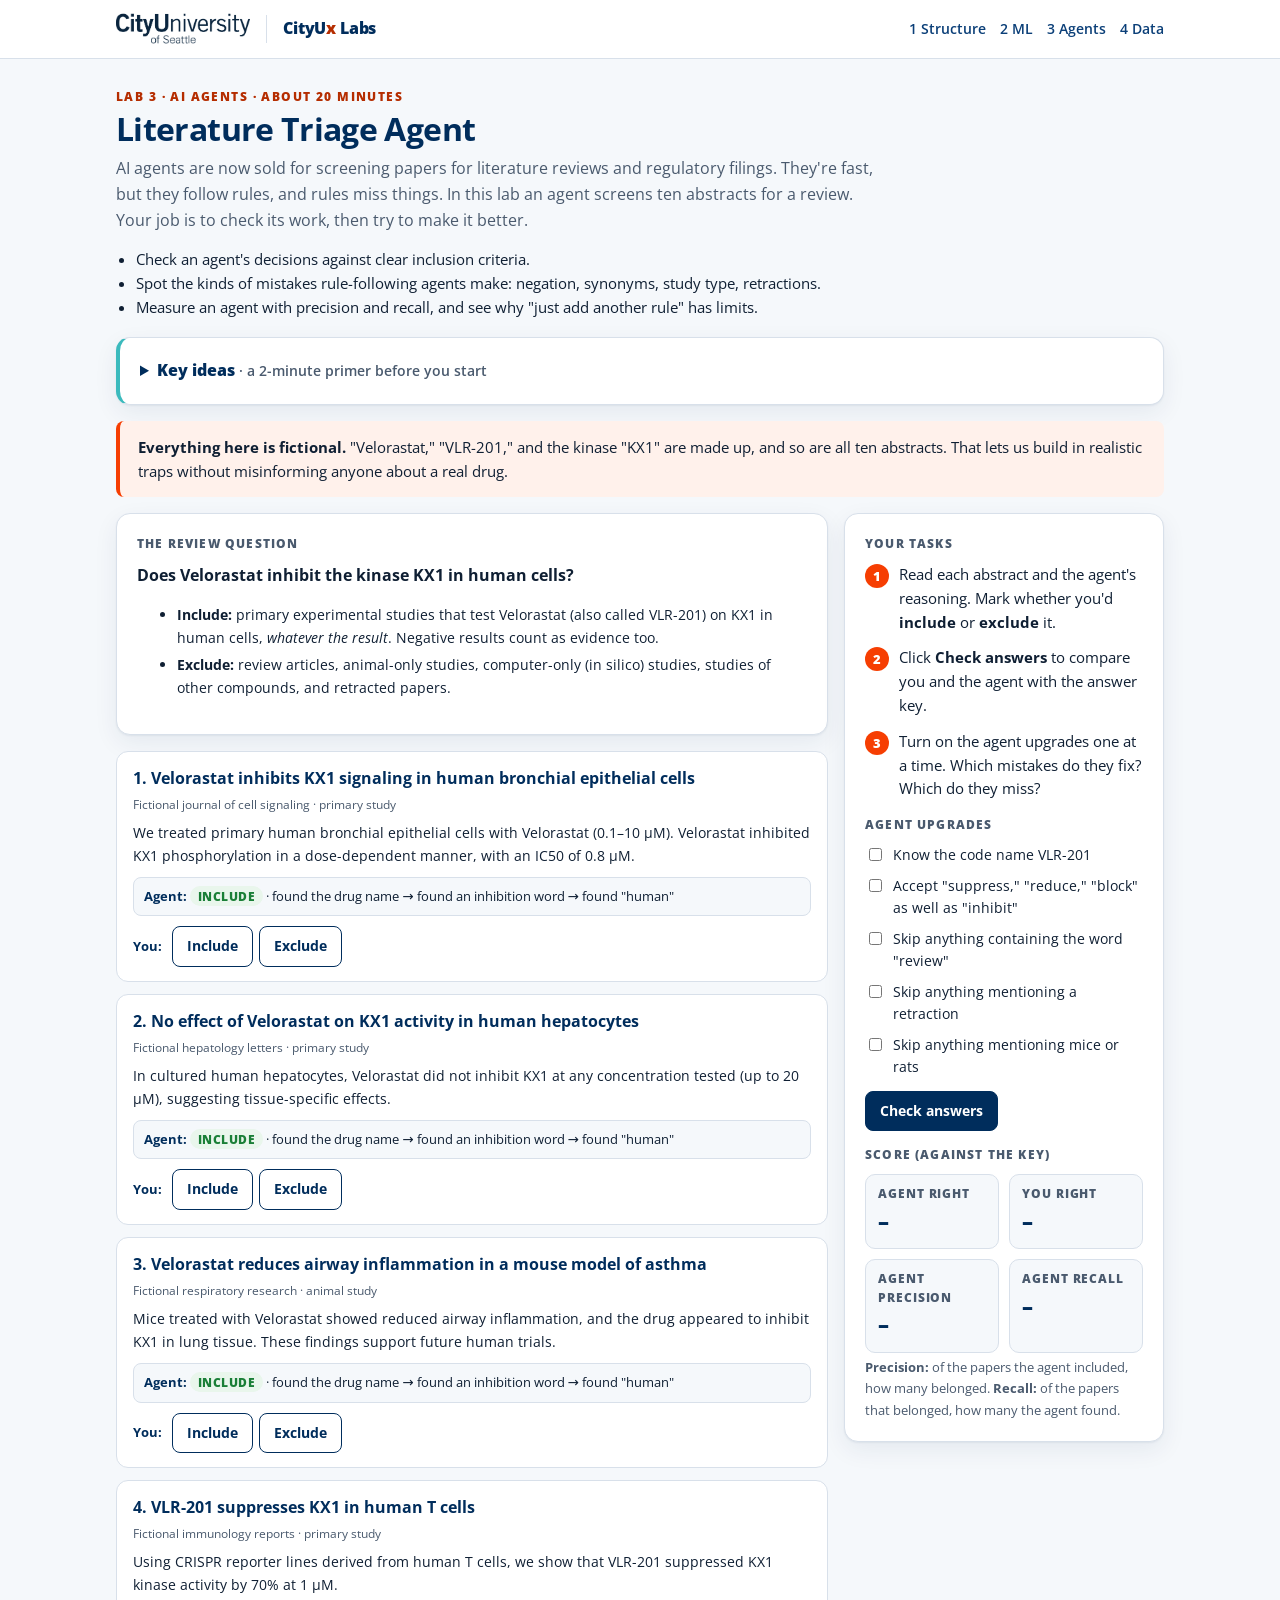
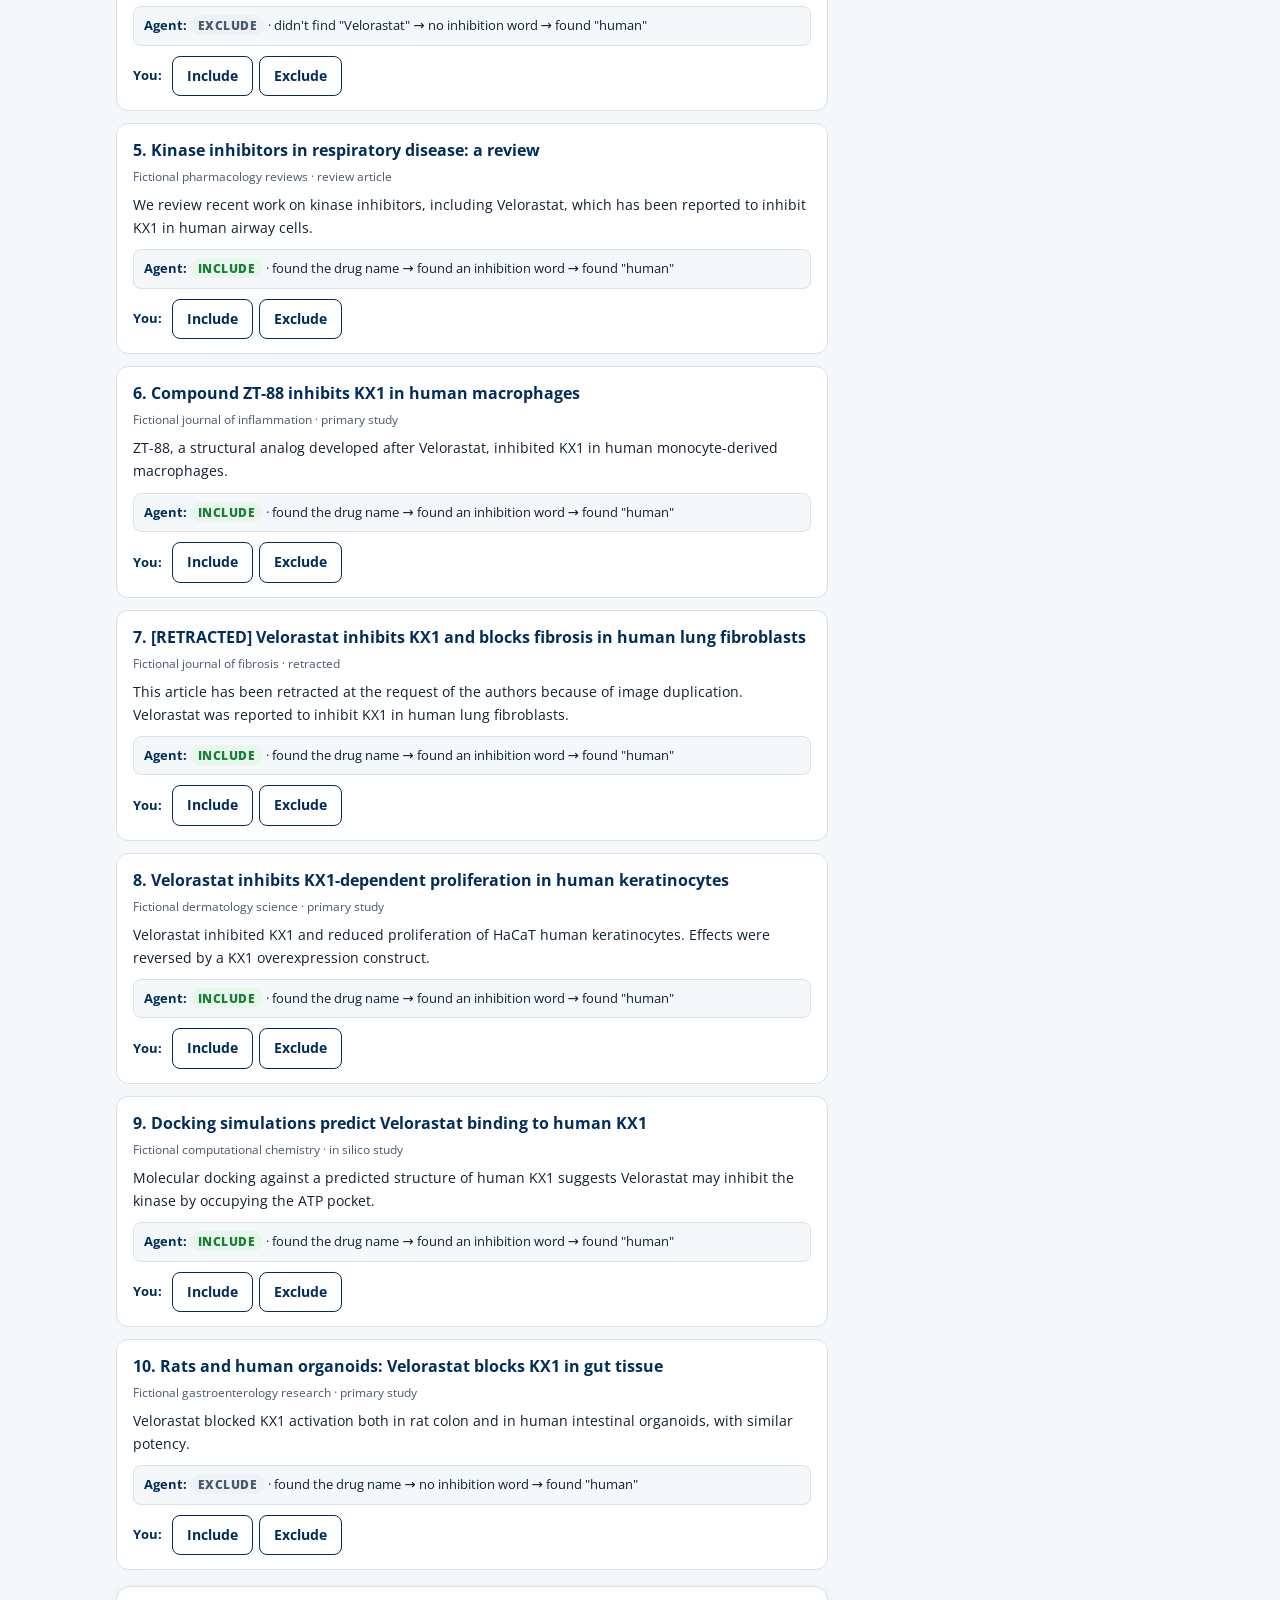
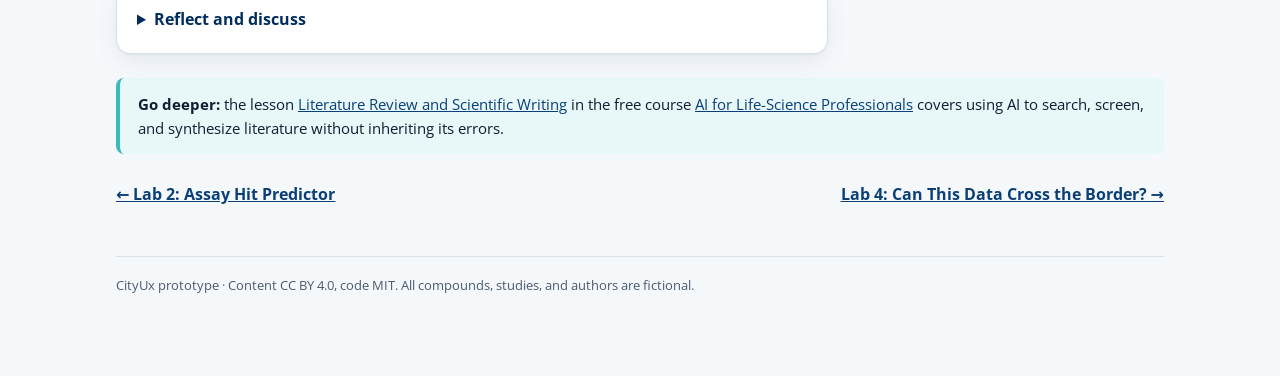
<file: labs/literature-triage.html>
<!DOCTYPE html>
<html lang="en">
<head>
  <meta charset="UTF-8">
  <meta name="viewport" content="width=device-width, initial-scale=1.0">
  <title>Lab 3: Literature Triage Agent · CityUx Labs</title>
  <link rel="preconnect" href="https://fonts.googleapis.com">
  <link href="https://fonts.googleapis.com/css2?family=Open+Sans:wght@400;600;700;800&display=swap" rel="stylesheet">
  <link rel="stylesheet" href="../assets/style.css">
  <style>
    .abs { background: #fff; border: 1px solid var(--line); border-radius: 12px; padding: 14px 16px; margin-bottom: 12px; }
    .abs h3 { font-size: .98rem; margin-bottom: 4px; }
    .abs .meta { font-size: .78rem; color: var(--muted); margin-bottom: 6px; }
    .abs p { margin: 0 0 10px; font-size: .9rem; }
    .agent { font-size: .84rem; border-radius: 8px; padding: 8px 10px; background: var(--bg); border: 1px solid var(--line); margin-bottom: 10px; }
    .agent b { color: var(--marine); }
    .verdict { font-weight: 800; padding: 2px 8px; border-radius: 999px; font-size: .74rem; letter-spacing: .04em; text-transform: uppercase; }
    .v-in { background: var(--ok-wash); color: var(--ok); }
    .v-out { background: #eef2f6; color: var(--muted); }
    .you { display: flex; flex-wrap: wrap; align-items: center; gap: 6px; font-size: .84rem; }
    .you .label { font-weight: 700; color: var(--marine); margin-right: 4px; }
    .key { margin-top: 10px; font-size: .84rem; border-radius: 8px; padding: 8px 10px; display: none; }
    .show-key .key { display: block; }
    .key.right { background: var(--ok-wash); border: 1px solid #b7dfc1; }
    .key.wrong { background: var(--bad-wash); border: 1px solid #f3c1bb; }
    .criteria { font-size: .9rem; }
    .criteria li { margin-bottom: 4px; }
    .toggle { display: flex; gap: 8px; align-items: flex-start; font-size: .88rem; margin-bottom: 8px; }
    .toggle input { margin-top: 4px; accent-color: var(--marine); }
  </style>
</head>
<body>
<a class="skip" href="#main">Skip to content</a>
<header class="topbar">
  <div class="topbar-inner">
    <a href="../index.html"><img src="../assets/cityu-logo.png" alt="City University of Seattle: CityUx Labs home"></a>
    <span class="brand-sep" aria-hidden="true"></span>
    <span class="brand-name">CityU<span>x</span> Labs</span>
    <nav aria-label="Labs">
      <a href="protein-explorer.html">1 Structure</a>
      <a href="assay-simulator.html">2 ML</a>
      <a href="literature-triage.html" aria-current="page">3 Agents</a>
      <a href="data-border.html">4 Data</a>
    </nav>
  </div>
</header>

<main id="main" class="wrap">
  <div class="lab-head">
    <div class="eyebrow">Lab 3 · AI agents · about 20 minutes</div>
    <h1>Literature Triage Agent</h1>
    <p>AI agents are now sold for screening papers for literature reviews and regulatory filings. They're fast, but they follow rules, and rules miss things. In this lab an agent screens ten abstracts for a review. Your job is to check its work, then try to make it better.</p>
    <ul class="goals">
      <li>Check an agent's decisions against clear inclusion criteria.</li>
      <li>Spot the kinds of mistakes rule-following agents make: negation, synonyms, study type, retractions.</li>
      <li>Measure an agent with precision and recall, and see why "just add another rule" has limits.</li>
    </ul>
  </div>

  <details class="card key-ideas">
    <summary>Key ideas <span>· a 2-minute primer before you start</span></summary>
    <dl>
      <div><dt>Inclusion criteria</dt><dd>Written rules, decided before screening starts, for which studies count. Fixing them in advance keeps a review from drifting toward the answer someone hoped for.</dd></div>
      <div><dt>Screening</dt><dd>Reviewers first sort papers by title and abstract, then read the full text of the ones that pass. This lab is the first step, which is where AI tools are used most.</dd></div>
      <div><dt>Rule-based versus language-model agents</dt><dd>This lab's agent follows keyword rules, so you can see exactly why it decides. Modern tools use language models. They handle synonyms and negation much better, but they can still miss a paper's status (such as a retraction), give confident but wrong reasons, and are harder to check.</dd></div>
      <div><dt>Precision and recall</dt><dd>Precision: of the papers the agent included, the share that belonged. Recall: of the papers that belonged, the share it found. For a review, recall usually matters most, because a missed study can change the conclusion.</dd></div>
      <div><dt>A human in the loop</dt><dd>A sensible setup is to let the AI do a first pass, have people check every paper it includes, and spot-check a sample of the ones it excludes. Whoever signs the review is responsible for it, not the tool.</dd></div>
    </dl>
    <p class="hint">Go deeper in the free course lesson <a href="https://clarkngo.github.io/courses/ai-for-life-sciences/lessons/m3-l1-literature-review-and-scientific-writing/">Literature Review and Scientific Writing</a>.</p>
  </details>

  <div class="callout warn" style="margin-bottom:16px"><strong>Everything here is fictional.</strong> "Velorastat," "VLR-201," and the kinase "KX1" are made up, and so are all ten abstracts. That lets us build in realistic traps without misinforming anyone about a real drug.</div>

  <div class="lab-grid">
    <section>
      <div class="card" style="margin-bottom:16px">
        <p class="panel-title">The review question</p>
        <p style="margin:0 0 8px"><strong>Does Velorastat inhibit the kinase KX1 in human cells?</strong></p>
        <ul class="criteria">
          <li><strong>Include:</strong> primary experimental studies that test Velorastat (also called VLR-201) on KX1 in human cells, <em>whatever the result</em>. Negative results count as evidence too.</li>
          <li><strong>Exclude:</strong> review articles, animal-only studies, computer-only (in silico) studies, studies of other compounds, and retracted papers.</li>
        </ul>
      </div>
      <div id="list"></div>

      <details class="card reflect" style="margin-top:16px">
        <summary>Reflect and discuss</summary>
        <ul>
          <li>The agent got some papers right for the wrong reason. Why is that a problem even when the final answer is correct?</li>
          <li>For a review, which mistake is worse: including a bad paper (low precision) or missing a good one (low recall)? Would your answer change for a safety review?</li>
          <li>Today's AI agents use language models rather than keyword rules, so they handle synonyms better. Which of the traps here could still catch them?</li>
          <li>What would a sensible human-checking step look like in your workplace if an agent did the first pass?</li>
        </ul>
      </details>
    </section>

    <aside class="card" aria-label="Agent settings and score">
      <p class="panel-title">Your tasks</p>
      <div class="tasks">
        <div class="task">Read each abstract and the agent's reasoning. Mark whether you'd <strong>include</strong> or <strong>exclude</strong> it.</div>
        <div class="task">Click <strong>Check answers</strong> to compare you and the agent with the answer key.</div>
        <div class="task">Turn on the agent upgrades one at a time. Which mistakes do they fix? Which do they miss?</div>
      </div>
      <p class="panel-title" style="margin-top:14px">Agent upgrades</p>
      <label class="toggle"><input type="checkbox" data-opt="syn"> Know the code name VLR-201</label>
      <label class="toggle"><input type="checkbox" data-opt="verbs"> Accept "suppress," "reduce," "block" as well as "inhibit"</label>
      <label class="toggle"><input type="checkbox" data-opt="review"> Skip anything containing the word "review"</label>
      <label class="toggle"><input type="checkbox" data-opt="retract"> Skip anything mentioning a retraction</label>
      <label class="toggle"><input type="checkbox" data-opt="animal"> Skip anything mentioning mice or rats</label>

      <div class="ctrl" style="margin-top:12px"><button class="btn primary" id="check" type="button" aria-pressed="false">Check answers</button></div>
      <p class="panel-title">Score (against the key)</p>
      <div class="stat-row" aria-live="polite">
        <div class="stat"><div class="k">Agent right</div><div class="v" id="agentScore">–</div></div>
        <div class="stat"><div class="k">You right</div><div class="v" id="youScore">–</div></div>
        <div class="stat"><div class="k">Agent precision</div><div class="v" id="prec">–</div></div>
        <div class="stat"><div class="k">Agent recall</div><div class="v" id="rec">–</div></div>
      </div>
      <p class="hint"><strong>Precision:</strong> of the papers the agent included, how many belonged. <strong>Recall:</strong> of the papers that belonged, how many the agent found.</p>
    </aside>
  </div>

  <div class="callout" style="margin-top:24px"><strong>Go deeper:</strong> the lesson <a href="https://clarkngo.github.io/courses/ai-for-life-sciences/lessons/m3-l1-literature-review-and-scientific-writing/">Literature Review and Scientific Writing</a> in the free course <a href="https://clarkngo.github.io/courses/ai-for-life-sciences/">AI for Life-Science Professionals</a> covers using AI to search, screen, and synthesize literature without inheriting its errors.</div>

  <nav class="lab-nav" aria-label="Lab sequence">
    <a href="assay-simulator.html">← Lab 2: Assay Hit Predictor</a>
    <a href="data-border.html">Lab 4: Can This Data Cross the Border? →</a>
  </nav>
  <div class="foot">CityUx prototype · Content CC BY 4.0, code MIT. All compounds, studies, and authors are fictional.</div>
</main>

<script>
const ABSTRACTS = [
  { t: 'Velorastat inhibits KX1 signaling in human bronchial epithelial cells', m: 'Fictional journal of cell signaling · primary study',
    a: 'We treated primary human bronchial epithelial cells with Velorastat (0.1–10 µM). Velorastat inhibited KX1 phosphorylation in a dose-dependent manner, with an IC50 of 0.8 µM.',
    key: true, why: 'Primary study, Velorastat, KX1, human cells. A straightforward include.' },
  { t: 'No effect of Velorastat on KX1 activity in human hepatocytes', m: 'Fictional hepatology letters · primary study',
    a: 'In cultured human hepatocytes, Velorastat did not inhibit KX1 at any concentration tested (up to 20 µM), suggesting tissue-specific effects.',
    key: true, why: 'A negative result still answers the question, so it belongs. The agent includes it only because it sees the word "inhibit"; it doesn\'t notice the "did not". Right answer, wrong reason.' },
  { t: 'Velorastat reduces airway inflammation in a mouse model of asthma', m: 'Fictional respiratory research · animal study',
    a: 'Mice treated with Velorastat showed reduced airway inflammation, and the drug appeared to inhibit KX1 in lung tissue. These findings support future human trials.',
    key: false, why: 'An animal-only study. The word "human" appears only in "future human trials", which fools a keyword agent.' },
  { t: 'VLR-201 suppresses KX1 in human T cells', m: 'Fictional immunology reports · primary study',
    a: 'Using CRISPR reporter lines derived from human T cells, we show that VLR-201 suppressed KX1 kinase activity by 70% at 1 µM.',
    key: true, why: 'This is Velorastat under its code name, and it says "suppressed" rather than "inhibited". A keyword agent misses it twice over.' },
  { t: 'Kinase inhibitors in respiratory disease: a review', m: 'Fictional pharmacology reviews · review article',
    a: 'We review recent work on kinase inhibitors, including Velorastat, which has been reported to inhibit KX1 in human airway cells.',
    key: false, why: 'A review article, not primary data. Reviews are useful for finding the original studies, but they\'re excluded here.' },
  { t: 'Compound ZT-88 inhibits KX1 in human macrophages', m: 'Fictional journal of inflammation · primary study',
    a: 'ZT-88, a structural analog developed after Velorastat, inhibited KX1 in human monocyte-derived macrophages.',
    key: false, why: 'A different compound. Velorastat is mentioned only for context.' },
  { t: '[RETRACTED] Velorastat inhibits KX1 and blocks fibrosis in human lung fibroblasts', m: 'Fictional journal of fibrosis · retracted',
    a: 'This article has been retracted at the request of the authors because of image duplication. Velorastat was reported to inhibit KX1 in human lung fibroblasts.',
    key: false, why: 'Retracted papers must not be used as evidence. This trap is easy to miss when an agent reads only the text, not the paper\'s status.' },
  { t: 'Velorastat inhibits KX1-dependent proliferation in human keratinocytes', m: 'Fictional dermatology science · primary study',
    a: 'Velorastat inhibited KX1 and reduced proliferation of HaCaT human keratinocytes. Effects were reversed by a KX1 overexpression construct.',
    key: true, why: 'A primary study in a human cell line. Include.' },
  { t: 'Docking simulations predict Velorastat binding to human KX1', m: 'Fictional computational chemistry · in silico study',
    a: 'Molecular docking against a predicted structure of human KX1 suggests Velorastat may inhibit the kinase by occupying the ATP pocket.',
    key: false, why: 'Computer-only. A prediction like this (compare Lab 1) is a reason to run an experiment, not evidence that the drug works.' },
  { t: 'Rats and human organoids: Velorastat blocks KX1 in gut tissue', m: 'Fictional gastroenterology research · primary study',
    a: 'Velorastat blocked KX1 activation both in rat colon and in human intestinal organoids, with similar potency.',
    key: true, why: 'It includes human organoids, so it belongs even though it also uses rats. The "skip mice and rats" upgrade wrongly throws it out.' }
];

const opts = {};
document.querySelectorAll('[data-opt]').forEach(cb => cb.addEventListener('change', () => { opts[cb.dataset.opt] = cb.checked; render(); }));
const you = {};

function agent(p) {
  const text = (p.t + ' ' + p.a).toLowerCase();
  const steps = [];
  const drug = /velorastat/.test(text) || (opts.syn && /vlr-201/.test(text));
  steps.push(drug ? 'found the drug name' : 'didn\'t find "Velorastat"');
  const action = /inhibit/.test(text) || (opts.verbs && /(suppress|reduc|block)/.test(text));
  steps.push(action ? 'found an inhibition word' : 'no inhibition word');
  const human = /human/.test(text);
  steps.push(human ? 'found "human"' : 'no "human"');
  let include = drug && action && human;
  if (include && opts.review && /review/.test(text)) { include = false; steps.push('skipped: contains "review"'); }
  if (include && opts.retract && /retract/.test(text)) { include = false; steps.push('skipped: mentions retraction'); }
  if (include && opts.animal && /(mice|mouse|rats?\b)/.test(text)) { include = false; steps.push('skipped: mentions mice or rats'); }
  return { include, steps };
}

const list = document.getElementById('list');
function render() {
  list.innerHTML = '';
  let agentRight = 0, youRight = 0, answered = 0, tp = 0, fp = 0, fn = 0;
  ABSTRACTS.forEach((p, i) => {
    const r = agent(p);
    if (r.include === p.key) agentRight++;
    if (r.include && p.key) tp++; if (r.include && !p.key) fp++; if (!r.include && p.key) fn++;
    if (you[i] !== undefined) { answered++; if (you[i] === p.key) youRight++; }
    const agentOk = r.include === p.key;
    const div = document.createElement('article');
    div.className = 'abs';
    div.innerHTML = `
      <h3>${i + 1}. ${p.t}</h3>
      <div class="meta">${p.m}</div>
      <p>${p.a}</p>
      <div class="agent"><b>Agent:</b> <span class="verdict ${r.include ? 'v-in' : 'v-out'}">${r.include ? 'Include' : 'Exclude'}</span> · ${r.steps.join(' → ')}</div>
      <div class="you" role="group" aria-label="Your decision for abstract ${i + 1}">
        <span class="label">You:</span>
        <button class="btn" type="button" data-i="${i}" data-v="1" aria-pressed="${you[i] === true}">Include</button>
        <button class="btn" type="button" data-i="${i}" data-v="0" aria-pressed="${you[i] === false}">Exclude</button>
      </div>
      <div class="key ${agentOk ? 'right' : 'wrong'}"><strong>Key: ${p.key ? 'Include' : 'Exclude'}.</strong> Agent was ${agentOk ? 'right' : 'wrong'}${you[i] === undefined ? '' : `; you were ${you[i] === p.key ? 'right' : 'wrong'}`}. ${p.why}</div>`;
    list.appendChild(div);
  });
  list.querySelectorAll('button[data-i]').forEach(b => b.addEventListener('click', () => { you[b.dataset.i] = b.dataset.v === '1'; render(); document.querySelector(`button[data-i="${b.dataset.i}"][data-v="${b.dataset.v}"]`).focus(); }));
  const checked = document.body.classList.contains('show-key');
  document.getElementById('agentScore').textContent = checked ? `${agentRight}/10` : '–';
  document.getElementById('youScore').textContent = checked ? `${youRight}/${answered || 0}` : '–';
  document.getElementById('prec').textContent = checked ? (tp + fp ? Math.round(tp / (tp + fp) * 100) + '%' : '–') : '–';
  document.getElementById('rec').textContent = checked ? Math.round(tp / (tp + fn) * 100) + '%' : '–';
}
document.getElementById('check').addEventListener('click', e => {
  const on = document.body.classList.toggle('show-key');
  e.target.setAttribute('aria-pressed', on); e.target.textContent = on ? 'Hide answers' : 'Check answers';
  render();
});
render();
</script>
</body>
</html>
</file>
<file: assets/style.css>
/* CityUx · AI for Life-Science Professionals — shared styles
   Brand: CityU hero scheme (Marine + Blood Orange accent + Teal secondary). */
:root {
  --marine: #002D5C;
  --marine-2: #0b3f78;
  --orange: #F63E02;
  --orange-ink: #b52d00;      /* AA on white for small text */
  --teal: #3BBABD;
  --teal-ink: #1d6f72;        /* AA on white for small text */
  --teal-wash: #e8f7f7;
  --ink: #0f1f33;
  --muted: #4a5a6e;
  --line: #d8e0ea;
  --bg: #f5f8fb;
  --card: #ffffff;
  --ok: #1a7f37;  --ok-wash: #e9f6ec;
  --warn: #9a5b00; --warn-wash: #fff4e0;
  --bad: #b42318; --bad-wash: #fdecea;
  --radius: 14px;
  --shadow: 0 1px 2px rgba(0,45,92,.06), 0 8px 24px rgba(0,45,92,.07);
}
* { box-sizing: border-box; }
html { scroll-behavior: smooth; }
body {
  margin: 0; background: var(--bg); color: var(--ink);
  font-family: "Open Sans", system-ui, -apple-system, "Segoe UI", Roboto, sans-serif;
  font-size: 16px; line-height: 1.6;
}
a { color: var(--marine-2); }
a:hover { color: var(--orange-ink); }
:focus-visible { outline: 3px solid var(--orange); outline-offset: 2px; border-radius: 4px; }
.skip { position: absolute; left: -999px; top: 8px; background: var(--marine); color: #fff; padding: 8px 12px; border-radius: 6px; z-index: 10; }
.skip:focus { left: 8px; }

.topbar { background: #fff; border-bottom: 1px solid var(--line); }
.topbar-inner { max-width: 1080px; margin: 0 auto; padding: 12px 16px; display: flex; align-items: center; gap: 16px; flex-wrap: wrap; }
.topbar img { height: 34px; width: auto; display: block; }
.topbar .brand-sep { width: 1px; height: 28px; background: var(--line); }
.topbar .brand-name { font-weight: 800; color: var(--marine); letter-spacing: -.01em; }
.topbar .brand-name span { color: var(--orange-ink); }
.topbar nav { margin-left: auto; display: flex; gap: 14px; flex-wrap: wrap; font-size: .9rem; font-weight: 600; }
.topbar nav a { text-decoration: none; }

.wrap { max-width: 1080px; margin: 0 auto; padding: 28px 16px 80px; }
.narrow { max-width: 820px; }

.hero { background: var(--marine); color: #fff; border-radius: var(--radius); padding: 36px 32px; position: relative; overflow: hidden; }
.hero::after { content: ""; position: absolute; right: -60px; top: -60px; width: 240px; height: 240px; border-radius: 50%; background: var(--teal); opacity: .22; }
.hero .eyebrow { color: #ffd2c2; }
.hero h1 { margin: 6px 0 10px; font-size: clamp(1.7rem, 4vw, 2.5rem); line-height: 1.15; letter-spacing: -.02em; }
.hero p { margin: 0; max-width: 680px; color: #e3ecf6; font-size: 1.05rem; }
.hero .pill-row { margin-top: 18px; }
.eyebrow { font-size: .74rem; font-weight: 800; letter-spacing: .12em; text-transform: uppercase; color: var(--orange-ink); }

.pill-row { display: flex; flex-wrap: wrap; gap: 8px; }
.pill { font-size: .78rem; font-weight: 700; padding: 4px 12px; border-radius: 999px; background: rgba(255,255,255,.12); border: 1px solid rgba(255,255,255,.25); }
.pill.light { background: var(--teal-wash); border-color: #bfe6e7; color: var(--teal-ink); }

h2 { color: var(--marine); font-size: 1.35rem; letter-spacing: -.01em; margin: 40px 0 12px; }
h3 { color: var(--marine); margin: 0 0 6px; font-size: 1.08rem; }

.grid { display: grid; gap: 16px; grid-template-columns: repeat(auto-fit, minmax(240px, 1fr)); }
.card { background: var(--card); border: 1px solid var(--line); border-radius: var(--radius); box-shadow: var(--shadow); padding: 20px; }
.lab-card { display: flex; flex-direction: column; text-decoration: none; color: inherit; border-top: 4px solid var(--orange); transition: transform .15s, box-shadow .15s; }
.lab-card:hover { transform: translateY(-2px); box-shadow: 0 12px 30px rgba(0,45,92,.12); color: inherit; }
.lab-thumb { display: block; width: calc(100% + 40px); max-width: none; margin: -20px -20px 14px; aspect-ratio: 16 / 10; height: auto; object-fit: cover; object-position: left top; border-bottom: 1px solid var(--line); background: #fff; }
.lab-card { overflow: hidden; }
.lab-card .num { font-size: .74rem; font-weight: 800; color: var(--orange-ink); letter-spacing: .1em; text-transform: uppercase; }
.lab-card p { color: var(--muted); font-size: .92rem; margin: 6px 0 12px; flex: 1; }
.lab-card .go { font-weight: 700; color: var(--marine-2); font-size: .9rem; }

.callout { border-left: 4px solid var(--teal); background: var(--teal-wash); padding: 14px 18px; border-radius: 8px; font-size: .94rem; }
.callout.warn { border-color: var(--orange); background: #fff1eb; }

/* Lab layout */
.lab-head { margin-bottom: 18px; }
.lab-head h1 { color: var(--marine); font-size: clamp(1.5rem, 3.4vw, 2rem); margin: 4px 0 8px; letter-spacing: -.02em; line-height: 1.2; }
.lab-head p { margin: 0; color: var(--muted); max-width: 760px; }
.goals { margin: 14px 0 0; padding-left: 20px; color: var(--ink); font-size: .94rem; }
.lab-grid { display: grid; gap: 16px; grid-template-columns: minmax(0, 1fr) 320px; align-items: start; }
@media (max-width: 860px) { .lab-grid { grid-template-columns: 1fr; } }
.panel-title { font-size: .74rem; font-weight: 800; letter-spacing: .1em; text-transform: uppercase; color: var(--muted); margin: 0 0 10px; }
.ctrl { margin-bottom: 14px; }
.ctrl label, .ctrl .label { display: block; font-weight: 700; font-size: .88rem; margin-bottom: 4px; color: var(--marine); }
.ctrl output { font-weight: 700; color: var(--orange-ink); }
.ctrl input[type=range] { width: 100%; accent-color: var(--marine); }
.ctrl select { width: 100%; font: inherit; padding: 8px; border-radius: 8px; border: 1px solid var(--line); background: #fff; }
.seg { display: flex; flex-wrap: wrap; gap: 6px; }
.btn { font: inherit; font-size: .88rem; font-weight: 700; border-radius: 8px; padding: 8px 14px; border: 1px solid var(--marine); background: #fff; color: var(--marine); cursor: pointer; }
.btn:hover { background: #eef3f9; }
.btn.primary { background: var(--marine); color: #fff; }
.btn.primary:hover { background: var(--marine-2); }
.btn[aria-pressed="true"] { background: var(--marine); color: #fff; }
.hint { font-size: .84rem; color: var(--muted); margin: 4px 0 0; }
.stat-row { display: grid; grid-template-columns: repeat(auto-fit, minmax(120px, 1fr)); gap: 10px; }
.stat { background: var(--bg); border: 1px solid var(--line); border-radius: 10px; padding: 10px 12px; }
.stat .k { font-size: .72rem; font-weight: 800; letter-spacing: .08em; text-transform: uppercase; color: var(--muted); }
.stat .v { font-size: 1.35rem; font-weight: 800; color: var(--marine); }
.task { counter-increment: task; position: relative; padding-left: 34px; margin-bottom: 12px; font-size: .93rem; }
.task::before { content: counter(task); position: absolute; left: 0; top: 1px; width: 24px; height: 24px; border-radius: 50%; background: var(--orange); color: #fff; font-weight: 800; font-size: .8rem; display: flex; align-items: center; justify-content: center; }
.tasks { counter-reset: task; margin-top: 4px; }
details.reflect summary { cursor: pointer; font-weight: 700; color: var(--marine); }
.foot { margin-top: 48px; padding-top: 18px; border-top: 1px solid var(--line); font-size: .82rem; color: var(--muted); }
.lab-nav { display: flex; justify-content: space-between; gap: 12px; flex-wrap: wrap; margin-top: 28px; font-weight: 700; }
.sr-only { position: absolute; width: 1px; height: 1px; padding: 0; margin: -1px; overflow: hidden; clip: rect(0,0,0,0); border: 0; }
canvas { max-width: 100%; display: block; }

/* Key ideas primer */
.key-ideas { margin: 0 0 16px; border-left: 4px solid var(--teal); }
.key-ideas summary { cursor: pointer; font-weight: 800; color: var(--marine); font-size: 1rem; }
.key-ideas summary span { font-weight: 600; color: var(--muted); font-size: .88rem; }
.key-ideas dl { display: grid; grid-template-columns: repeat(auto-fit, minmax(260px, 1fr)); gap: 12px 20px; margin: 14px 0 10px; }
.key-ideas dt { font-weight: 800; color: var(--marine); font-size: .92rem; }
.key-ideas dd { margin: 2px 0 0; font-size: .9rem; color: var(--ink); }
</file>
